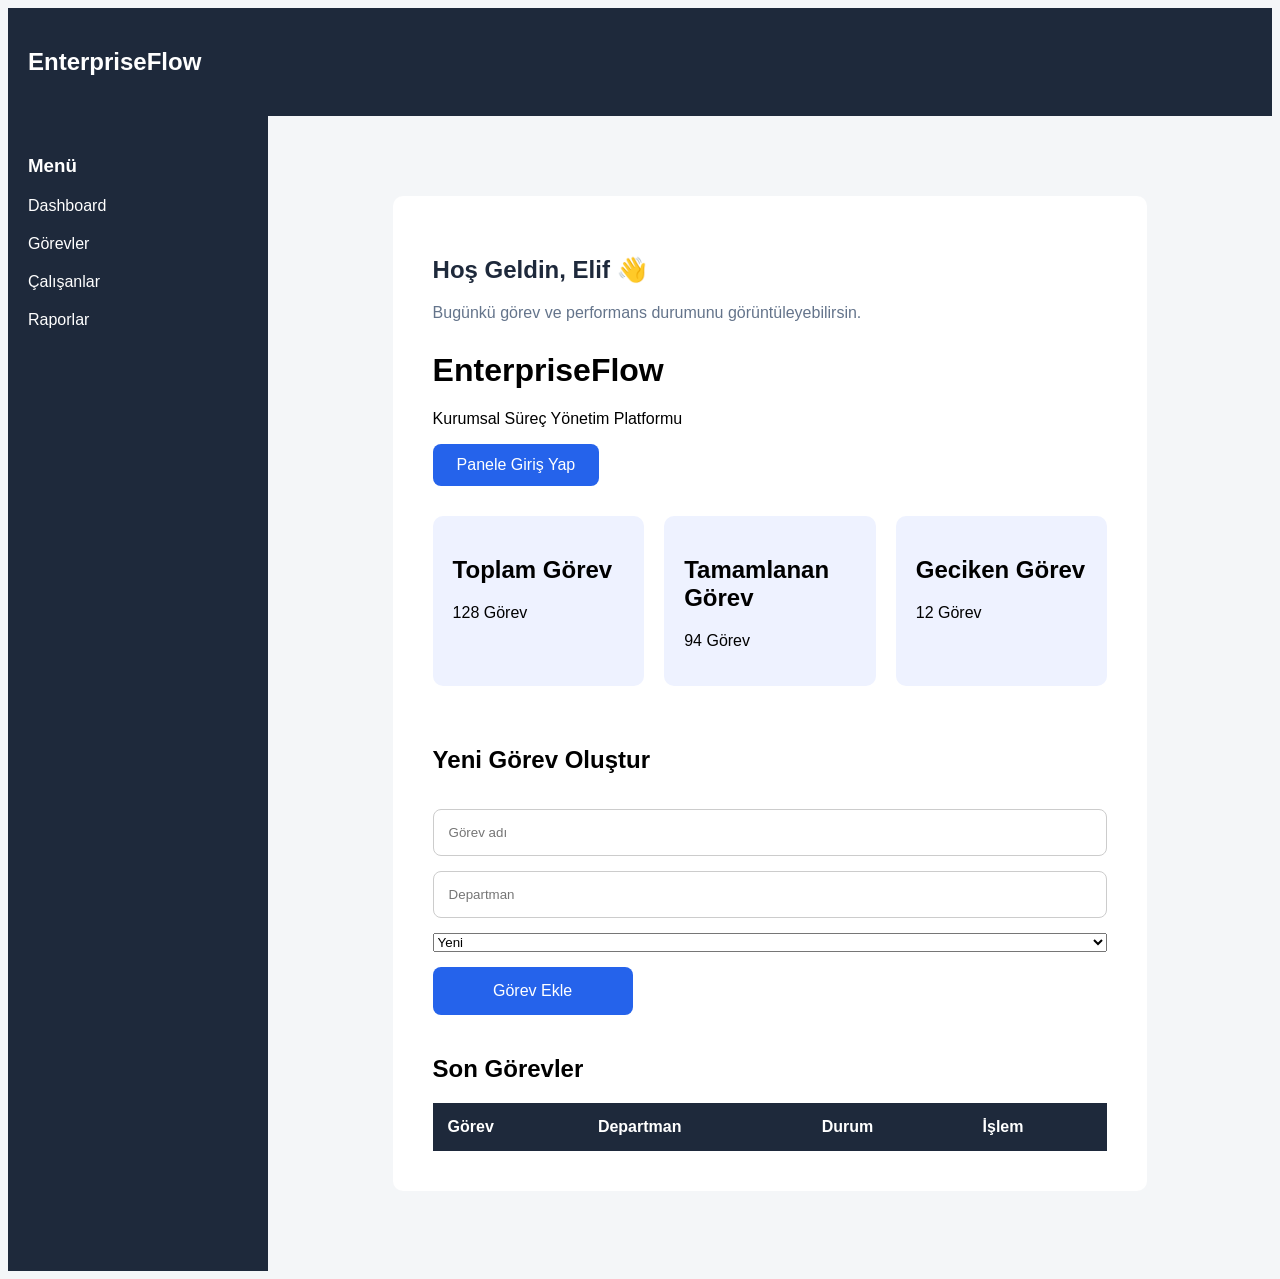
<file: index.html>
<!DOCTYPE html>
<html>

<head>
    <title>EnterpriseFlow</title>

    <link rel="stylesheet" href="style.css">
</head>

<body>

    <div class="navbar">
        <h2>EnterpriseFlow</h2>
    </div>

    <div class="layout">

        <div class="sidebar">

            <h3>Menü</h3>

            <ul>
                <li>Dashboard</li>
                <li>Görevler</li>
                <li>Çalışanlar</li>
                <li>Raporlar</li>
            </ul>

        </div>

        <div class="main-content">

            <div class="container">

                <div class="welcome">

                    <h2>Hoş Geldin, Elif 👋</h2>

                    <p>Bugünkü görev ve performans durumunu görüntüleyebilirsin.</p>

                </div>

                <h1>EnterpriseFlow</h1>

                <p>Kurumsal Süreç Yönetim Platformu</p>

                <button>Panele Giriş Yap</button>

                <div class="cards">

                    <div class="card">
                        <h2>Toplam Görev</h2>
                        <p>128 Görev</p>
                    </div>

                    <div class="card">
                        <h2>Tamamlanan Görev</h2>
                        <p>94 Görev</p>
                    </div>

                    <div class="card">
                        <h2>Geciken Görev</h2>
                        <p>12 Görev</p>
                    </div>

                </div>

                <div class="task-form">

                    <h2>Yeni Görev Oluştur</h2>

                    <input type="text" id="taskName" placeholder="Görev adı">

                    <input type="text" id="departmentName" placeholder="Departman">

                    <select id="taskStatus">
                        <option value="Yeni">Yeni</option>
                        <option value="Devam Ediyor">Devam Ediyor</option>
                        <option value="Tamamlandı">Tamamlandı</option>
                        <option value="Gecikti">Gecikti</option>
                    </select>

                    <button onclick="addTask()">Görev Ekle</button>

                </div>

                <div class="tasks">

                    <h2>Son Görevler</h2>

                    <table id="taskTable">

                        <tr>
                            <th>Görev</th>
                            <th>Departman</th>
                            <th>Durum</th>
                            <th>İşlem</th>
                        </tr>

                    </table>

                </div>

            </div>

        </div>

    </div>

    <script src="script.js"></script>

</body>

</html>
</file>
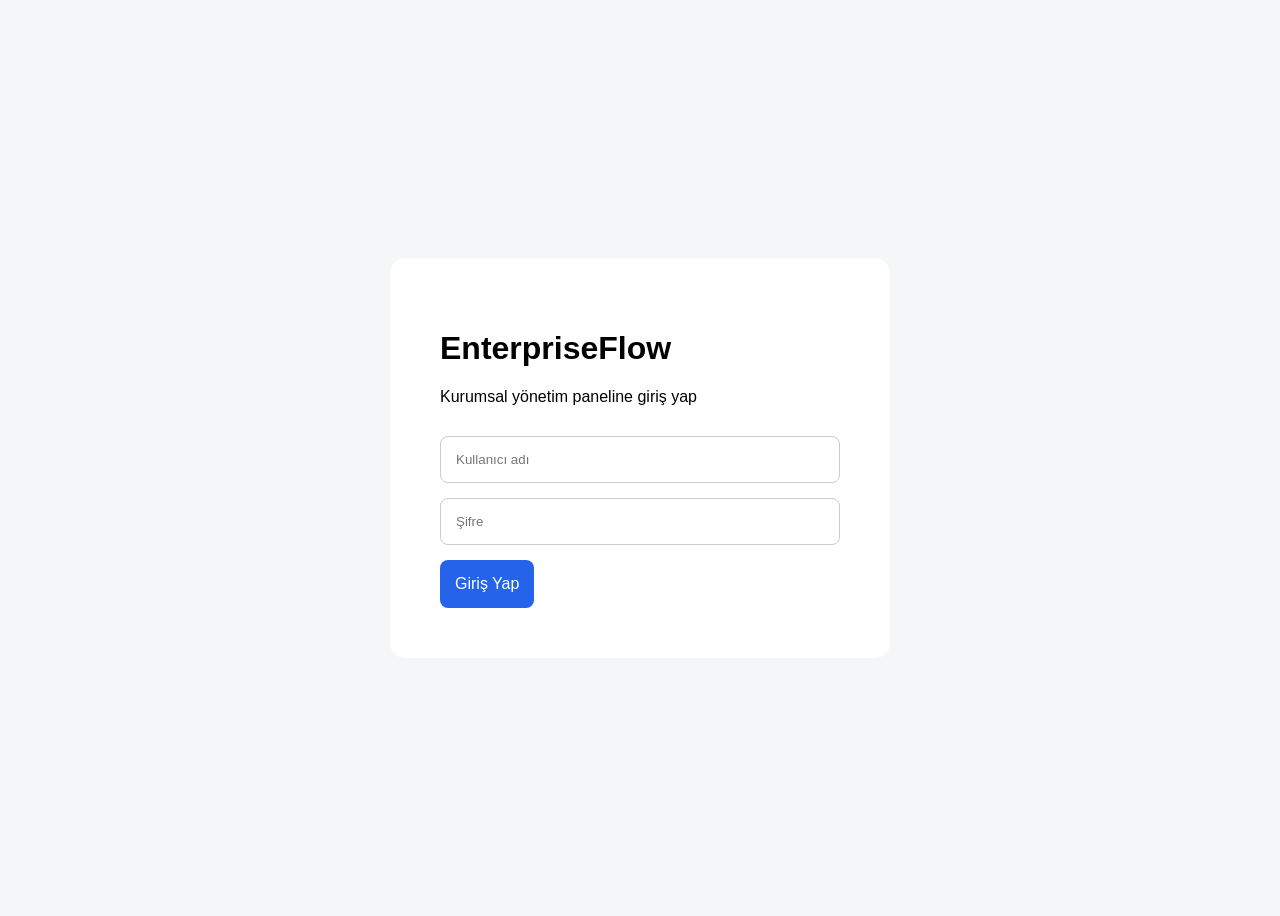
<file: login.html>
<!DOCTYPE html>
<html>

<head>
    <title>EnterpriseFlow Login</title>
    <link rel="stylesheet" href="style.css">
</head>

<body class="login-body">

    <div class="login-box">

        <h1>EnterpriseFlow</h1>

        <p>Kurumsal yönetim paneline giriş yap</p>

<div class="login-form">

    <input type="text" placeholder="Kullanıcı adı">

    <input type="password" placeholder="Şifre">

<a href="index.html">

    <button>Giriş Yap</button>

</a>

</div>

    </div>

</body>

</html>
</file>
<file: style.css>
body {
    background-color: #f4f6f8;
    font-family: Arial;
}

.container {
    width: 70%;
    margin: 60px auto;
    background-color: white;
    padding: 40px;
    border-radius: 10px;
}
button {
    background-color: #2563eb;
    color: white;
    border: none;
    padding: 12px 24px;
    border-radius: 8px;
    font-size: 16px;
    cursor: pointer;
}
.cards {
    display: flex;
    gap: 20px;
    margin-top: 30px;
}

.card {
    background-color: #eef2ff;
    padding: 20px;
    border-radius: 10px;
    flex: 1;
}
.card:hover {
    transform: translateY(-5px);
    transition: 0.3s;
}
.navbar {
    background-color: #1e293b;
    color: white;
    padding: 20px;
}
.welcome {
    margin-bottom: 30px;
}

.welcome h2 {
    color: #1e293b;
}

.welcome p {
    color: #64748b;
}
.tasks {
    margin-top: 40px;
}

table {
    width: 100%;
    border-collapse: collapse;
    margin-top: 20px;
}

th {
    background-color: #1e293b;
    color: white;
    padding: 15px;
    text-align: left;
}

td {
    padding: 15px;
    border-bottom: 1px solid #ddd;
}
.layout {
    display: flex;
}

.sidebar {
    width: 220px;
    background-color: #1e293b;
    color: white;
    min-height: 100vh;
    padding: 20px;
}

.sidebar ul {
    list-style: none;
    padding: 0;
}

.sidebar li {
    margin: 20px 0;
    cursor: pointer;
}
.main-content {
    flex: 1;
    padding: 20px;
}
.login-body {
    background-color: #f4f6f8;
    font-family: Arial;
    display: flex;
    justify-content: center;
    align-items: center;
    height: 100vh;
}
.login-box {
    background-color: white;
    padding: 50px;
    border-radius: 15px;
    width: 400px;
}

.login-form {
    display: flex;
    flex-direction: column;
    gap: 15px;
    margin-top: 30px;
}

.login-form input {
    padding: 15px;
    border: 1px solid #ccc;
    border-radius: 8px;
}

.login-form button {
    padding: 15px;
    background-color: #2563eb;
    color: white;
    border: none;
    border-radius: 8px;
    cursor: pointer;
}
.task-form {
    margin-top: 40px;
    display: flex;
    flex-direction: column;
    gap: 15px;
}

.task-form input {
    padding: 15px;
    border-radius: 8px;
    border: 1px solid #ccc;
}

.task-form button {
    width: 200px;
    padding: 15px;
    background-color: #2563eb;
    color: white;
    border: none;
    border-radius: 8px;
    cursor: pointer;
}
</file>
